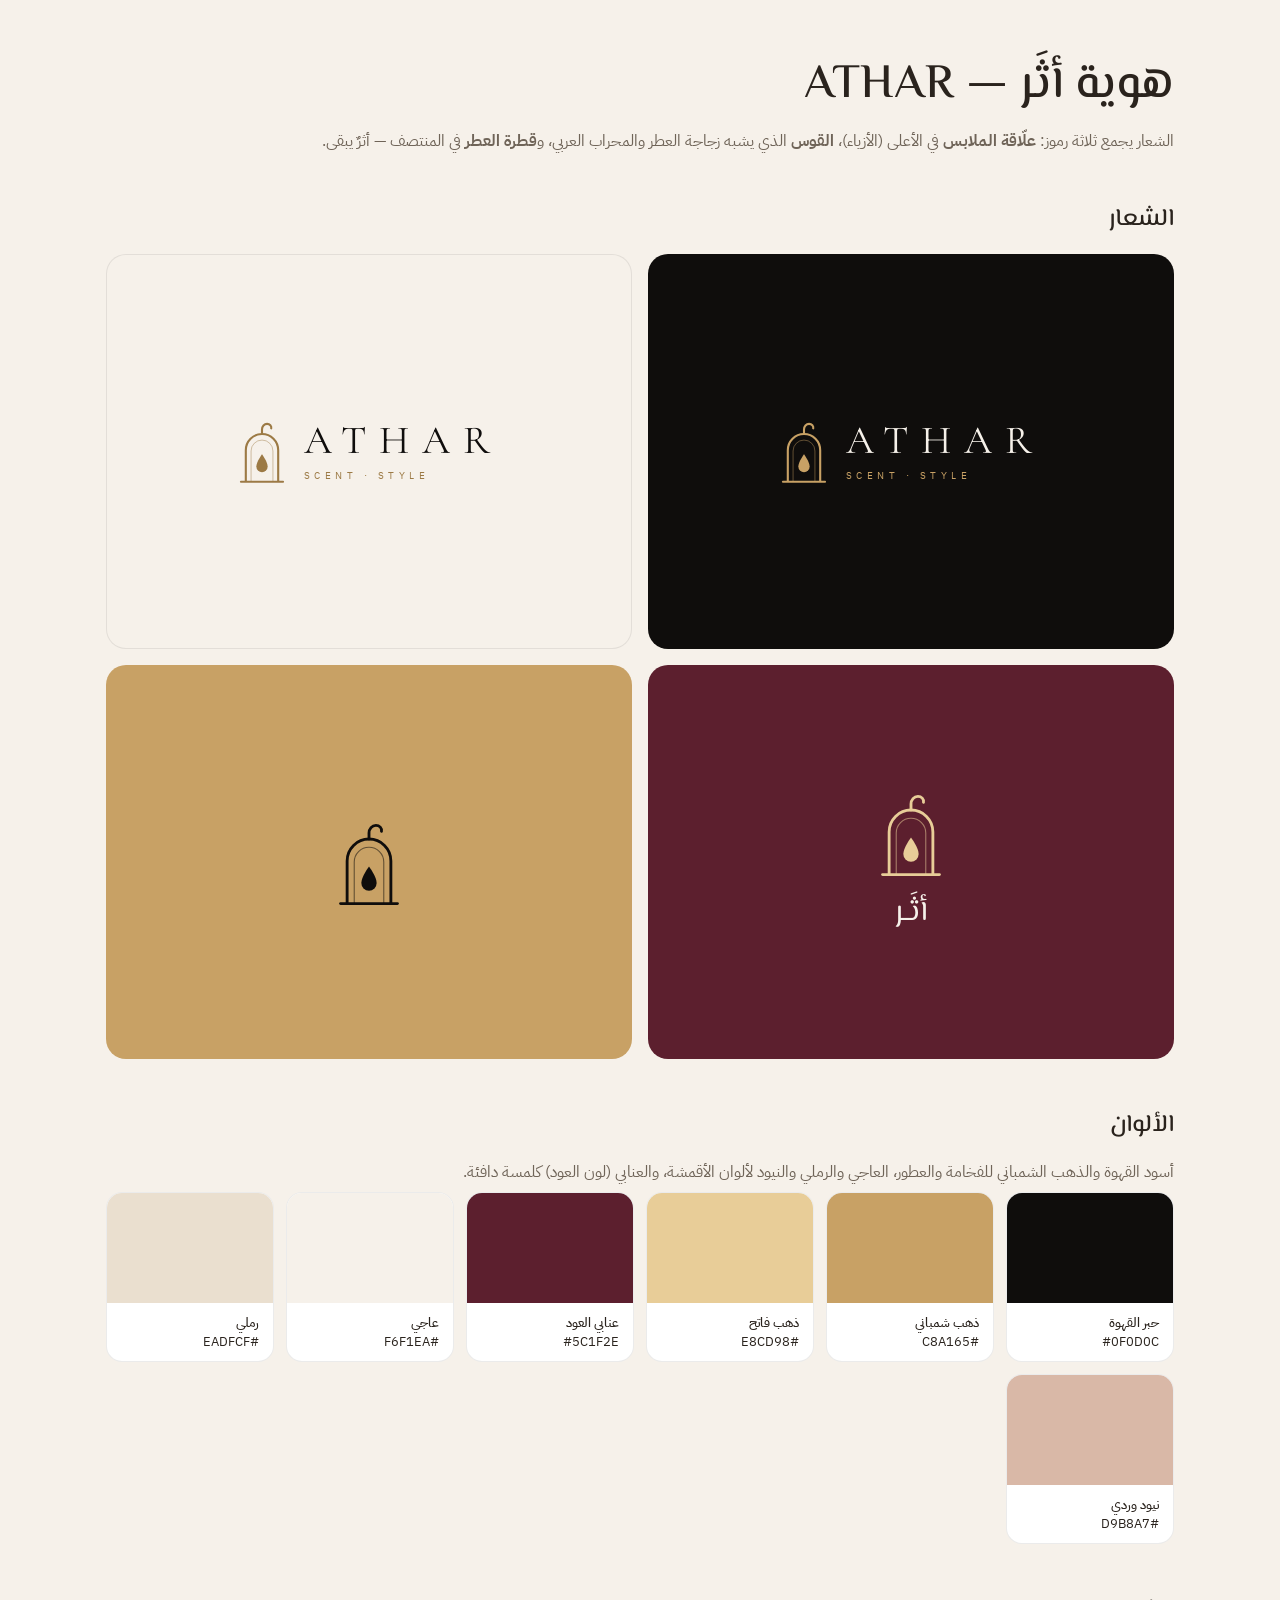
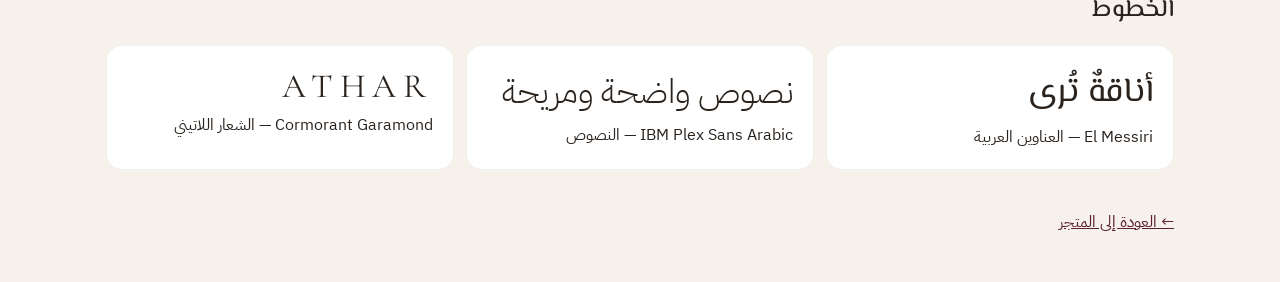
<file: brand.html>
<!doctype html>
<html lang="ar" dir="rtl">
<head>
<meta charset="utf-8"><meta name="viewport" content="width=device-width, initial-scale=1">
<title>هوية أثَر — ATHAR Brand</title>
<link rel="icon" href="assets/img/favicon.svg" type="image/svg+xml">
<link href="https://fonts.googleapis.com/css2?family=Cormorant+Garamond:wght@400;500&family=El+Messiri:wght@500&family=IBM+Plex+Sans+Arabic:wght@300;400;500&display=swap" rel="stylesheet">
<style>
:root{--ink:#0F0D0C;--ivory:#F6F1EA;--sand:#EADFCF;--nude:#D9B8A7;--gold:#C8A165;--gold-2:#E8CD98;--oud:#5C1F2E}
*{box-sizing:border-box}html{scrollbar-width:none}body{margin:0;font-family:"IBM Plex Sans Arabic",sans-serif;background:var(--ivory);color:#2A231D}
.wrap{max-width:1100px;margin:auto;padding:48px 16px}
h1{font-family:"El Messiri";font-weight:500;font-size:clamp(30px,5vw,48px);margin:0 0 6px}
h2{font-family:"El Messiri";font-weight:500;font-size:24px;margin:48px 0 16px}
p{color:#6F6458;margin:0 0 8px}
.logos{display:grid;grid-template-columns:repeat(auto-fit,minmax(min(100%,400px),1fr));gap:16px}
.tile{border-radius:20px;aspect-ratio:4/3;display:grid;place-items:center;padding:24px}
.lockup{display:flex;align-items:center;gap:16px;direction:ltr}
.lockup svg{width:52px;height:68px}
.word{font-family:"Cormorant Garamond";font-size:clamp(28px,4vw,40px);letter-spacing:.32em;line-height:1}
.sub{font-size:10px;letter-spacing:.45em;margin-top:8px}
.stack{display:flex;flex-direction:column;align-items:center;gap:10px}
.stack svg{width:70px;height:92px}
.ar{font-family:"El Messiri";font-size:30px}
.colors{display:grid;grid-template-columns:repeat(auto-fit,minmax(150px,1fr));gap:12px}
.sw{border-radius:16px;overflow:hidden;border:1px solid rgba(0,0,0,.08);background:#fff}
.sw div{height:110px}.sw span{display:block;padding:10px 14px;font-size:13px}.sw b{display:block;font-weight:500}
.fonts{display:grid;grid-template-columns:repeat(auto-fit,minmax(240px,1fr));gap:12px}
.font{background:#fff;border-radius:16px;padding:20px;border:1px solid rgba(0,0,0,.06)}
.font big{display:block;font-size:34px;margin-bottom:6px}
a.back{display:inline-block;margin-top:40px;color:var(--oud)}
</style>
</head>
<body>
<svg width="0" height="0" style="position:absolute"><symbol id="mark" viewBox="0 0 64 84" fill="none">
<path d="M32 21V15.5C32 11.6 34.8 8.5 38.3 8.5C41.6 8.5 44 11 43.4 14" stroke="currentColor" stroke-width="2.6" stroke-linecap="round"/>
<path d="M12 80V41A20 20 0 0 1 52 41V80" stroke="currentColor" stroke-width="2.6" stroke-linejoin="round"/>
<path d="M18.5 80V42A13.5 13.5 0 0 1 45.5 42V80" stroke="currentColor" stroke-width="1" opacity=".55"/>
<path d="M32 46C32 46 25 55.4 25 61.2A7 7 0 0 0 39 61.2C39 55.4 32 46 32 46Z" fill="currentColor"/>
<path d="M6 80H58" stroke="currentColor" stroke-width="2.6" stroke-linecap="round"/></symbol></svg>
<div class="wrap">
  <h1>هوية أثَر — ATHAR</h1>
  <p>الشعار يجمع ثلاثة رموز: <b>علّاقة الملابس</b> في الأعلى (الأزياء)، <b>القوس</b> الذي يشبه زجاجة العطر والمحراب العربي، و<b>قطرة العطر</b> في المنتصف — أثرٌ يبقى.</p>

  <h2>الشعار</h2>
  <div class="logos">
    <div class="tile" id="logo-dark" style="background:var(--ink)"><div class="lockup" style="color:var(--gold)"><svg><use href="#mark"/></svg><div><div class="word" style="color:var(--ivory)">ATHAR</div><div class="sub">SCENT · STYLE</div></div></div></div>
    <div class="tile" id="logo-light" style="background:var(--ivory);border:1px solid rgba(0,0,0,.08)"><div class="lockup" style="color:#9C7A45"><svg><use href="#mark"/></svg><div><div class="word" style="color:var(--ink)">ATHAR</div><div class="sub">SCENT · STYLE</div></div></div></div>
    <div class="tile" id="logo-ar" style="background:var(--oud)"><div class="stack" style="color:var(--gold-2)"><svg><use href="#mark"/></svg><div class="ar" style="color:var(--ivory)">أثَـر</div></div></div>
    <div class="tile" style="background:var(--gold)"><div class="stack" style="color:var(--ink)"><svg><use href="#mark"/></svg></div></div>
  </div>

  <h2>الألوان</h2>
  <p>أسود القهوة والذهب الشمباني للفخامة والعطور، العاجي والرملي والنيود لألوان الأقمشة، والعنابي (لون العود) كلمسة دافئة.</p>
  <div class="colors">
    <div class="sw"><div style="background:#0F0D0C"></div><span><b>حبر القهوة</b>#0F0D0C</span></div>
    <div class="sw"><div style="background:#C8A165"></div><span><b>ذهب شمباني</b>#C8A165</span></div>
    <div class="sw"><div style="background:#E8CD98"></div><span><b>ذهب فاتح</b>#E8CD98</span></div>
    <div class="sw"><div style="background:#5C1F2E"></div><span><b>عنابي العود</b>#5C1F2E</span></div>
    <div class="sw"><div style="background:#F6F1EA"></div><span><b>عاجي</b>#F6F1EA</span></div>
    <div class="sw"><div style="background:#EADFCF"></div><span><b>رملي</b>#EADFCF</span></div>
    <div class="sw"><div style="background:#D9B8A7"></div><span><b>نيود وردي</b>#D9B8A7</span></div>
  </div>

  <h2>الخطوط</h2>
  <div class="fonts">
    <div class="font"><big style="font-family:'El Messiri'">أناقةٌ تُرى</big>El Messiri — العناوين العربية</div>
    <div class="font"><big style="font-family:'IBM Plex Sans Arabic';font-weight:300">نصوص واضحة ومريحة</big>IBM Plex Sans Arabic — النصوص</div>
    <div class="font"><big style="font-family:'Cormorant Garamond';letter-spacing:.2em">ATHAR</big>Cormorant Garamond — الشعار اللاتيني</div>
  </div>
  <a class="back" href="./">← العودة إلى المتجر</a>
</div>
</body>
</html>
</file>
